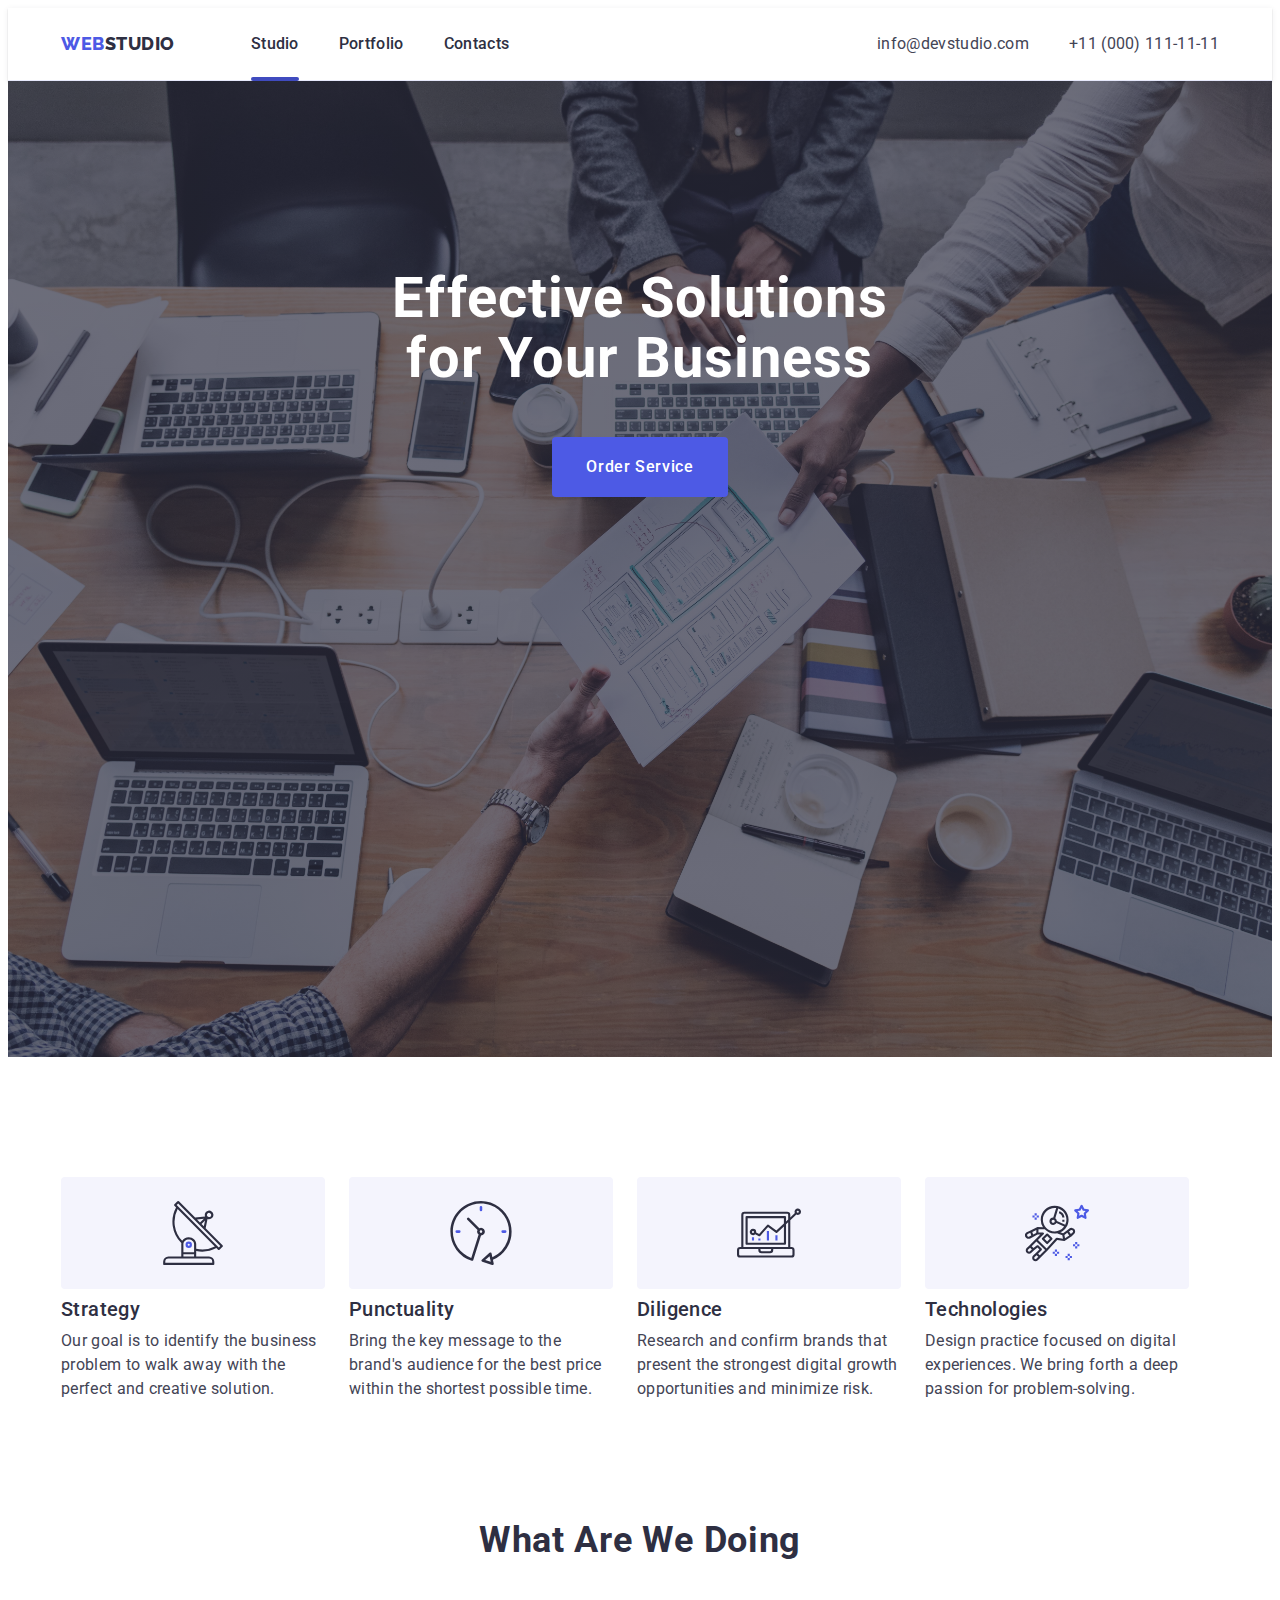
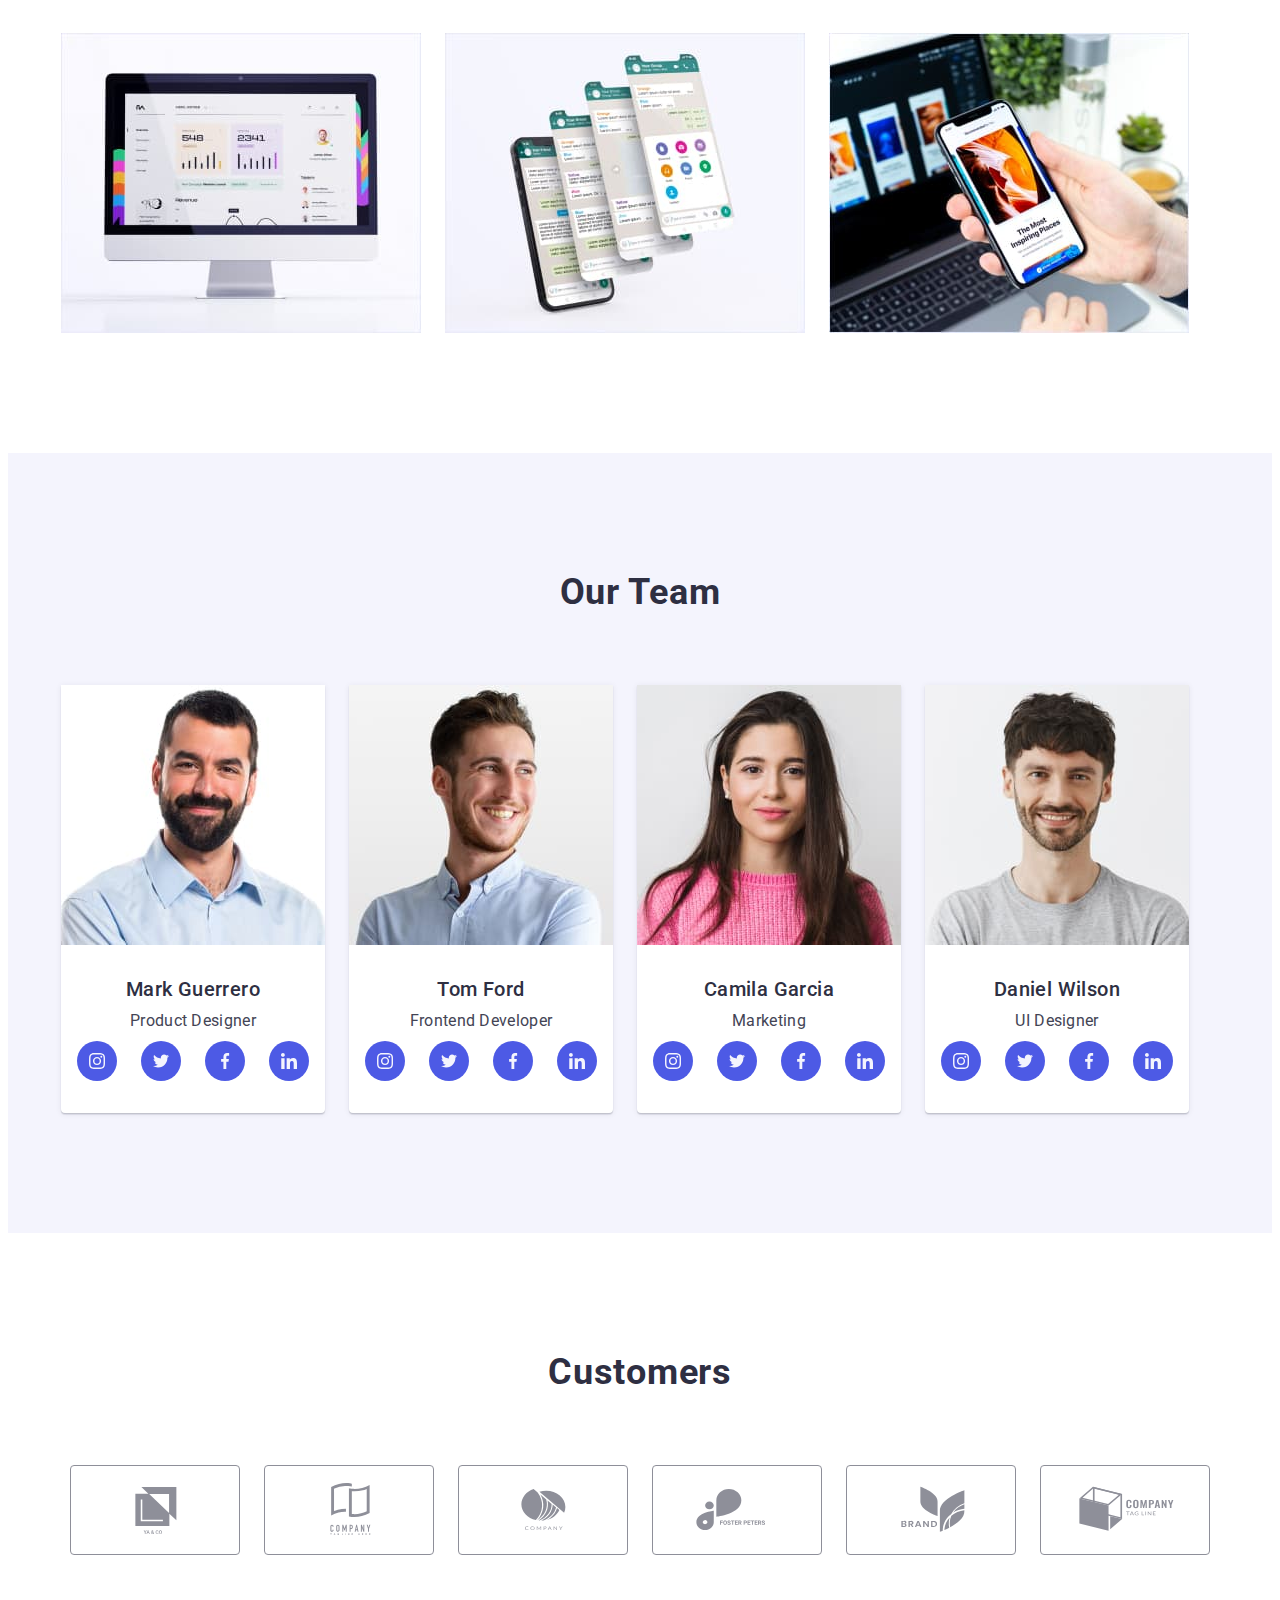
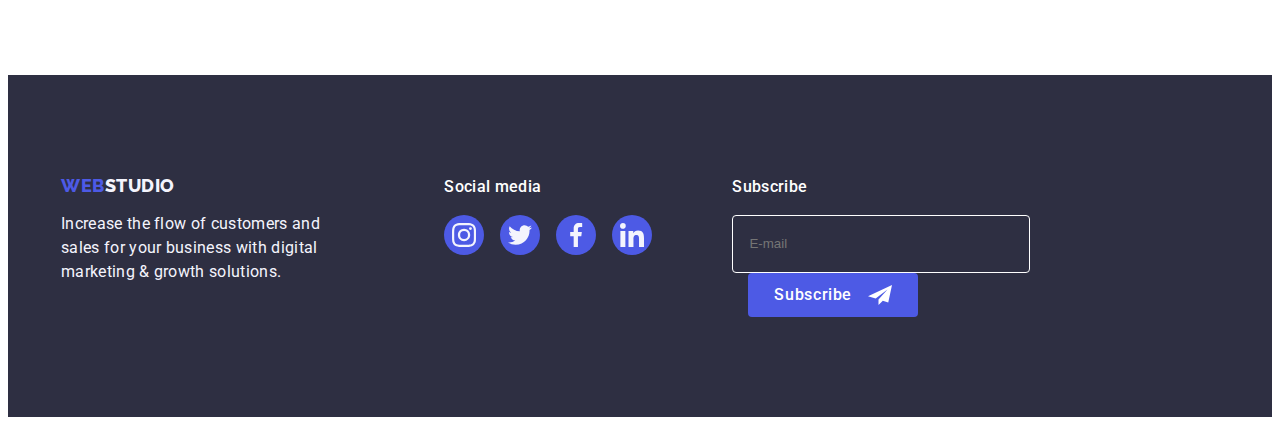
<file: index.html>
<!DOCTYPE html>
<html lang="en">
  <head>
    <meta charset="UTF-8" />
    <meta http-equiv="X-UA-Compatible" content="IE=edge" />
    <meta name="viewport" content="width=device-width, initial-scale=1.0" />
    <title>Studio</title>
    <link
      rel="stylesheet"
      href="https://cdnjs.cloudflare.com/ajax/libs/modern-normalize/1.1.0/modern-normalize.min.css"
      integrity="sha512-wpPYUAdjBVSE4KJnH1VR1HeZfpl1ub8YT/NKx4PuQ5NmX2tKuGu6U/JRp5y+Y8XG2tV+wKQpNHVUX03MfMFn9Q=="
      crossorigin="anonymous"
      referrerpolicy="no-referrer"
    />
    <link rel="preconnect" href="https://fonts.googleapis.com" />
    <link rel="preconnect" href="https://fonts.gstatic.com" crossorigin />
    <link
      href="https://fonts.googleapis.com/css2?family=Raleway:wght@800&family=Roboto:wght@400;500;700;900&display=swap"
      rel="stylesheet"
    />
    <link rel="stylesheet" href="./css/styles.css" />
  </head>

  <body>
    <!--------- Header --------->
    <header class="header-box">
      <div class="container header-container">
        <nav class="header-nav link">
          <a href="./index.html" class="header-logo link"
            >Web<span class="dark-logo logo">Studio</span></a
          >
          <ul class="header-list list">
            <li class="header-item">
              <a href="./index.html" class="header-link link active">Studio</a>
            </li>
            <li class="header-item">
              <a href="./portfolio.html" class="header-link link">Portfolio</a>
            </li>
            <li class="header-item">
              <a href="" class="header-link link">Contacts</a>
            </li>
          </ul>
        </nav>
        <address>
          <ul class="contacts-list list">
            <li class="contacts-item">
              <a href="mailto:info@devstudio.com" class="contacts-link link"
                >info@devstudio.com</a
              >
            </li>
            <li class="contacts-item">
              <a href="tel:+110001111111" class="contacts-link link"
                >+11 (000) 111-11-11</a
              >
            </li>
          </ul>
        </address>
      </div>
    </header>

    <main>
      <!--------- Section 1 Hero --------->
      <section class="hero-section">
        <div class="container">
          <h1 class="hero-title title">
            Effective Solutions for Your Business
          </h1>
          <button type="button" class="hero-button button" data-modal-open>
            Order Service
          </button>
        </div>
      </section>

      <!-- Section 2 - Features -->
      <section class="features-section">
        <div class="container">
          <h2 class="visually-hidden title">Our advantages</h2>
          <ul class="features-list list">
            <li class="features-item">
              <div class="features-list block">
                <svg height="64" width="64">
                  <use href="./images/icons.svg#icon-antenna"></use>
                </svg>
              </div>
              <h3 class="features-subtitle subtitle">Strategy</h3>
              <p class="text">
                Our goal is to identify the business problem to walk away with
                the perfect and creative solution.
              </p>
            </li>

            <li class="features-item">
              <div class="features-list block">
                <svg height="64" width="64">
                  <use href="./images/icons.svg#icon-clock"></use>
                </svg>
              </div>
              <h3 class="features-subtitle subtitle">Punctuality</h3>
              <p class="text">
                Bring the key message to the brand's audience for the best price
                within the shortest possible time.
              </p>
            </li>

            <li class="features-item">
              <div class="features-list block">
                <svg height="64" width="64">
                  <use href="./images/icons.svg#icon-diagram"></use>
                </svg>
              </div>
              <h3 class="features-subtitle subtitle">Diligence</h3>
              <p class="text">
                Research and confirm brands that present the strongest digital
                growth opportunities and minimize risk.
              </p>
            </li>

            <li class="features-item">
              <div class="features-list block">
                <svg height="64" width="64">
                  <use href="./images/icons.svg#icon-astronaut"></use>
                </svg>
              </div>
              <h3 class="features-subtitle subtitle">Technologies</h3>
              <p class="text">
                Design practice focused on digital experiences. We bring forth a
                deep passion for problem-solving.
              </p>
            </li>
          </ul>
        </div>
      </section>

      <!------- Section 3 Services------->
      <section class="services-section">
        <div class="container">
          <h2 class="services-title title">What are we doing</h2>
          <ul class="services-list list">
            <li class="services-item">
              <img
                src="./images/img1.jpg"
                alt="Monitor screen with an open web page"
                width="360"
                height="300"
              />
            </li>

            <li class="services-item">
              <img
                src="./images/img2.jpg"
                alt="Mobile phone with sending screens"
                width="360"
                height="300"
              />
            </li>

            <li class="services-item">
              <img
                src="./images/img3.jpg"
                alt="A phone in the right hand with a mobile version of a web page open on a laptop in the background"
                width="360"
                height="300"
              />
            </li>
          </ul>
        </div>
      </section>

      <!------- Section 4 Our Team ------->
      <section class="team-section">
        <div class="container">
          <h2 class="team-title title">Our team</h2>
          <ul class="team-list list">
            <li class="team-item">
              <img
                src="./images/person1.jpg"
                alt="A brunette in a blue shirt, with a beard and a smile on his face"
                width="264"
              />
              <div class="desc">
                <h3 class="team-subtitle subtitle">Mark Guerrero</h3>
                <p class="team-text text">Product Designer</p>
                <ul class="socials-list list">
                  <li>
                    <a href="#" class="links">
                      <svg width="16" height="16">
                        <use href="./images/icons.svg#icon-instagram"></use>
                      </svg>
                    </a>
                  </li>

                  <li>
                    <a href="#" class="links">
                      <svg width="16" height="16">
                        <use href="./images/icons.svg#icon-twitter"></use>
                      </svg>
                    </a>
                  </li>

                  <li>
                    <a href="#" class="links">
                      <svg width="16" height="16">
                        <use href="./images/icons.svg#icon-facebook"></use>
                      </svg>
                    </a>
                  </li>

                  <li>
                    <a href="#" class="links">
                      <svg width="16" height="16">
                        <use href="./images/icons.svg#icon-linkedin"></use>
                      </svg>
                    </a>
                  </li>
                </ul>
              </div>
            </li>

            <li class="team-item">
              <img
                src="./images/person2.jpg"
                alt="A smiling man in a light shirt looks to the side"
                width="264"
              />
              <div class="desc">
                <h3 class="team-subtitle subtitle">Tom Ford</h3>
                <p class="team-text text">Frontend Developer</p>
                <ul class="socials-list list">
                  <li>
                    <a href="#" class="links">
                      <svg width="16" height="16">
                        <use href="./images/icons.svg#icon-instagram"></use>
                      </svg>
                    </a>
                  </li>

                  <li>
                    <a href="#" class="links">
                      <svg width="16" height="16">
                        <use href="./images/icons.svg#icon-twitter"></use>
                      </svg>
                    </a>
                  </li>

                  <li>
                    <a href="#" class="links">
                      <svg width="16" height="16">
                        <use href="./images/icons.svg#icon-facebook"></use>
                      </svg>
                    </a>
                  </li>

                  <li>
                    <a href="#" class="links">
                      <svg width="16" height="16">
                        <use href="./images/icons.svg#icon-linkedin"></use>
                      </svg>
                    </a>
                  </li>
                </ul>
              </div>
            </li>

            <li class="team-item">
              <img
                src="./images/person3.jpg"
                alt="A smiling girl with long dark hair and a pink blouse"
                width="264"
              />
              <div class="desc">
                <h3 class="team-subtitle subtitle">Camila Garcia</h3>
                <p class="team-text text">Marketing</p>
                <ul class="socials-list list">
                  <li>
                    <a href="#" class="links">
                      <svg width="16" height="16">
                        <use href="./images/icons.svg#icon-instagram"></use>
                      </svg>
                    </a>
                  </li>

                  <li>
                    <a href="#" class="links">
                      <svg width="16" height="16">
                        <use href="./images/icons.svg#icon-twitter"></use>
                      </svg>
                    </a>
                  </li>

                  <li>
                    <a href="#" class="links">
                      <svg width="16" height="16">
                        <use href="./images/icons.svg#icon-facebook"></use>
                      </svg>
                    </a>
                  </li>

                  <li>
                    <a href="#" class="links">
                      <svg width="16" height="16">
                        <use href="./images/icons.svg#icon-linkedin"></use>
                      </svg>
                    </a>
                  </li>
                </ul>
              </div>
            </li>

            <li class="team-item">
              <img
                src="./images/person4.jpg"
                alt="A smiling brown-haired man in a light T-shirt, with a slightly unshaven face"
                width="264"
              />
              <div class="desc">
                <h3 class="team-subtitle subtitle">Daniel Wilson</h3>
                <p class="team-text text">UI Designer</p>
                <ul class="socials-list list">
                  <li>
                    <a href="#" class="links">
                      <svg width="16" height="16">
                        <use href="./images/icons.svg#icon-instagram"></use>
                      </svg>
                    </a>
                  </li>

                  <li>
                    <a href="#" class="links">
                      <svg width="16" height="16">
                        <use href="./images/icons.svg#icon-twitter"></use>
                      </svg>
                    </a>
                  </li>

                  <li>
                    <a href="#" class="links">
                      <svg width="16" height="16">
                        <use href="./images/icons.svg#icon-facebook"></use>
                      </svg>
                    </a>
                  </li>

                  <li>
                    <a href="#" class="links">
                      <svg width="16" height="16">
                        <use href="./images/icons.svg#icon-linkedin"></use>
                      </svg>
                    </a>
                  </li>
                </ul>
              </div>
            </li>
          </ul>
        </div>
      </section>

      <!------- Customers ------->

      <section class="clients-section">
        <div class="container">
          <h2 class="clients-title title">Customers</h2>
          <ul class="clients-list list">
            <li class="item">
              <a class="clients-link link" href="#">
                <div>
                  <svg width="104" height="56">
                    <use href="./images/icons.svg#icon-client-1"></use>
                  </svg>
                </div>
              </a>
            </li>
            <li class="item">
              <a class="clients-link" href="#">
                <div>
                  <svg width="104" height="56">
                    <use href="./images/icons.svg#icon-client-2"></use>
                  </svg>
                </div>
              </a>
            </li>
            <li class="item">
              <a class="clients-link" href="#">
                <div>
                  <svg width="104" height="56">
                    <use href="./images/icons.svg#icon-client-3"></use>
                  </svg>
                </div>
              </a>
            </li>
            <li class="item">
              <a class="clients-link" href="#">
                <div>
                  <svg width="104" height="56">
                    <use href="./images/icons.svg#icon-client-4"></use>
                  </svg>
                </div>
              </a>
            </li>
            <li class="item">
              <a class="clients-link" href="#">
                <div>
                  <svg width="104" height="56">
                    <use href="./images/icons.svg#icon-client-5"></use>
                  </svg>
                </div>
              </a>
            </li>
            <li class="item">
              <a class="clients-link" href="#">
                <div>
                  <svg width="104" height="56">
                    <use href="./images/icons.svg#icon-client-6"></use>
                  </svg>
                </div>
              </a>
            </li>
          </ul>
        </div>
      </section>
    </main>

    <!------- Footer ------->
    <footer class="page-footer">
      <div class="footer-container container">
        <div class="footer-item">
          <a href="./index.html" class="footer-logo link"
            >Web<span class="logo-light">Studio</span></a
          >
          <p class="footer-text text">
            Increase the flow of customers and sales for your business with
            digital marketing & growth solutions.
          </p>
        </div>

        <div class="footer-socials">
          <h3 class="footer-title subtitle">Social media</h3>
          <ul class="footer-soclist list">
            <li>
              <a href="#" class="links">
                <svg width="24" height="24">
                  <use href="./images/icons.svg#icon-instagram"></use>
                </svg>
              </a>
            </li>

            <li>
              <a href="#" class="links">
                <svg width="24" height="24">
                  <use href="./images/icons.svg#icon-twitter"></use>
                </svg>
              </a>
            </li>

            <li>
              <a href="#" class="links">
                <svg width="24" height="24">
                  <use href="./images/icons.svg#icon-facebook"></use>
                </svg>
              </a>
            </li>

            <li>
              <a href="#" class="links">
                <svg width="24" height="24">
                  <use href="./images/icons.svg#icon-linkedin"></use>
                </svg>
              </a>
            </li>
          </ul>
        </div>

        <div class="subscribe">
          <h3 class="footer-title subtitle">Subscribe</h3>
          <form class="email-sub-form">
            <label for="email-sub" class="label">Email subscribe</label>
            <input
              type="email"
              name="email-sub"
              id="email-sub"
              class="input"
              placeholder="E-mail"
            />
            <button type="submit" class="sub-button button">
              Subscribe
              <svg class="icon" width="24" height="24">
                <use href="./images/icons.svg#icon-send"></use>
              </svg>
            </button>
          </form>
        </div>
      </div>
    </footer>

    <!--------- Modal --------->

    <div class="backdrop is-hidden" data-modal>
      <div class="modal">
        <button type="button" class="close-icon-box" data-modal-close>
          <svg width="8" height="8">
            <use href="./images/icons.svg#icon-close-black"></use>
          </svg>
        </button>
          
        <form class="form">
          <div class="order">
            <p class="order-text text">Leave your contacts and we will call you back
            </p>
          </div>
      
          <div role="group" class="form-item">
            <label for="name" class="form-label">Name</label>
            <input class="form-input" type="text" name="name" id="name" />
            <svg width="18" height="24" class="icon">
              <use href="./images/icons.svg#icon-person"></use>
            </svg>
          </div>

          <div role="group" class="form-item">
            <label for="phone" class="form-label">Phone</label>
            <input class="form-input" type="tel" name="tel" id="phone" />
            <svg width="18" height="24" class="icon">
              <use href="./images/icons.svg#icon-phone"></use>
            </svg>
          </div>

          <div role="group" class="form-item">
            <label for="email" class="form-label">Email</label>
            <input class="form-input" type="email" name="email" id="email" />
            <svg width="18" height="24" class="icon">
              <use href="./images/icons.svg#icon-email"></use>
            </svg>
          </div>

          <div role="group" class="form-item">
            <label for="comments" class="form-label">Comment</label>
            <textarea class="comments-input" name="comments" id="comments"
          placeholder="Text input"></textarea>
          </div>

          <div role="group" class="form-checkbox">
            <label class="terms-title">I accept the terms and conditions of the
            <input class="terms-checkbox" type="checkbox" name="terms" />
            <svg width="16" height="16" class="icon-checkbox">
             <use href="./images/icons.svg#icon-check"></use>
            </svg>
            </label>
            <a href="#" class="terms-link">Privacy Policy</a>
          </div>

          <button type="submit" class="modal-button button">Send</button>
        </form>
      </div>
    </div> 
    
    <script src="./js/modal.js"></script>
  </body>
</html>
</file>
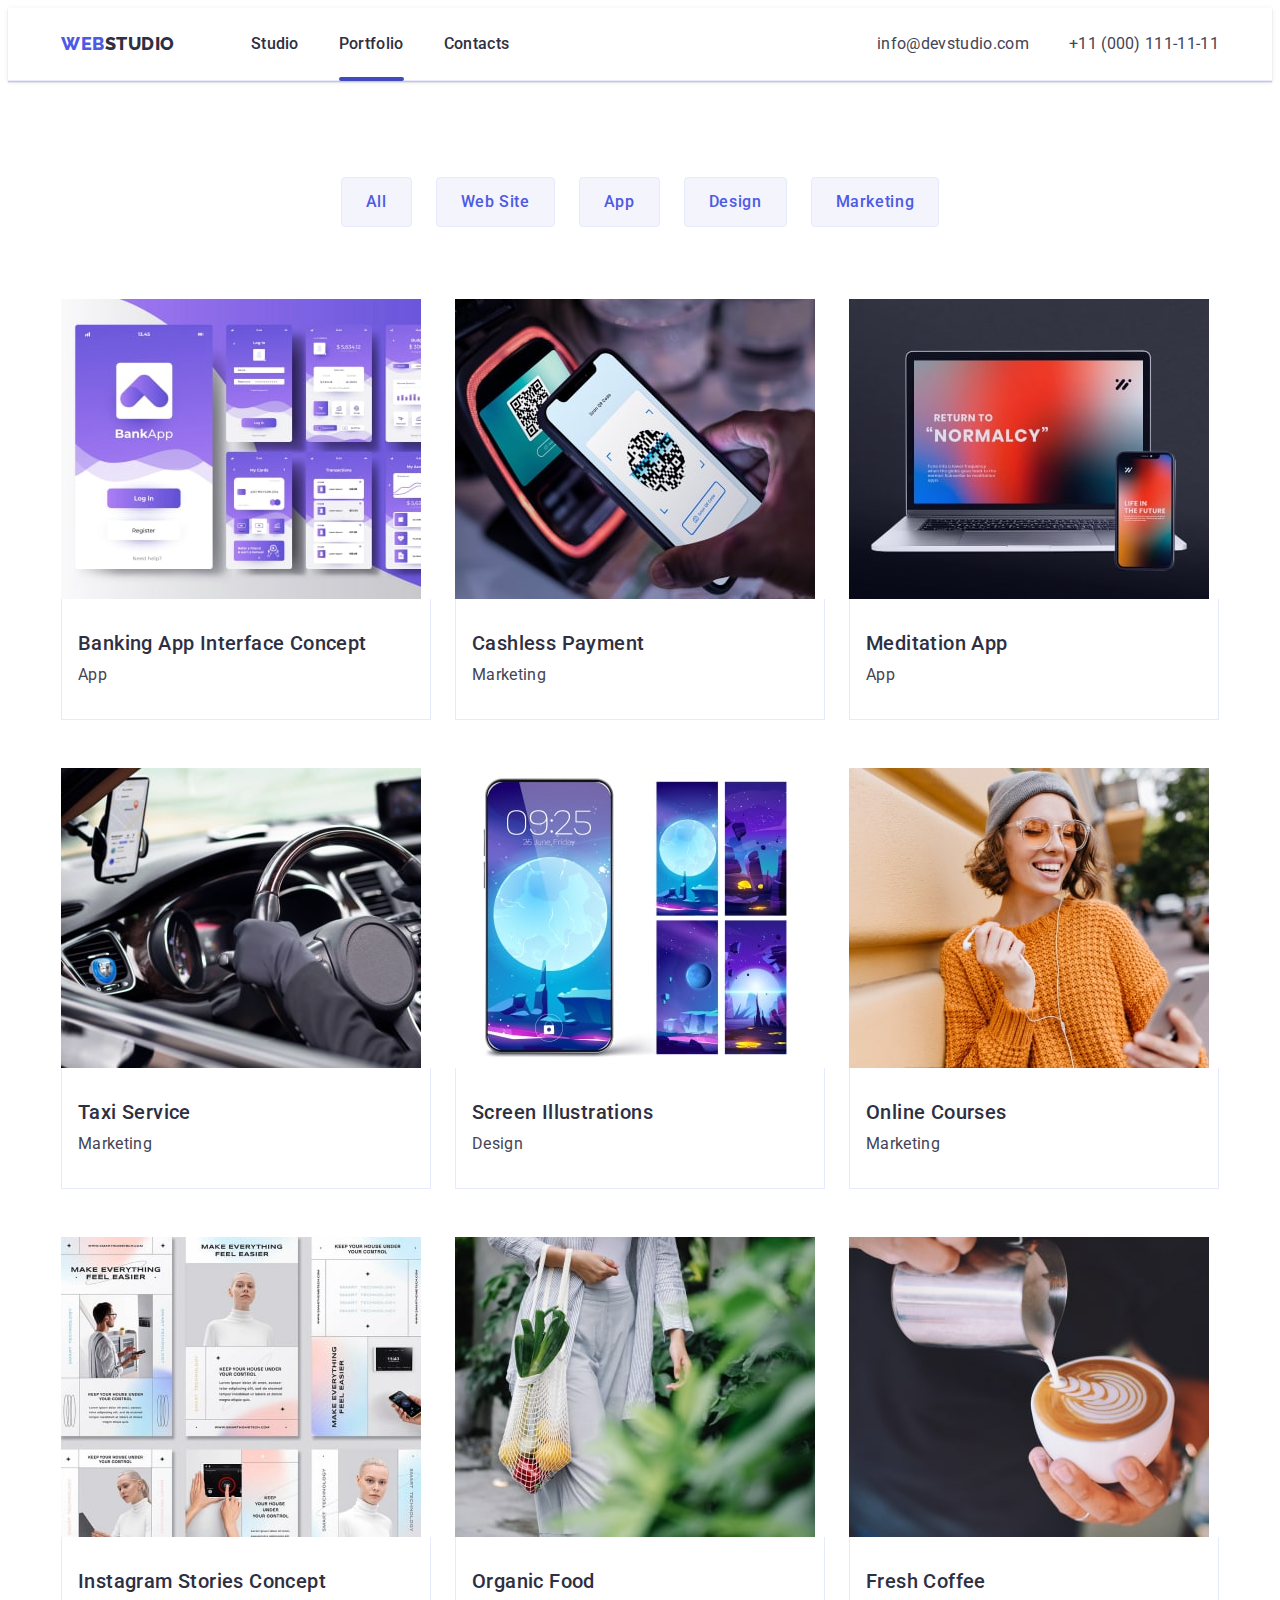
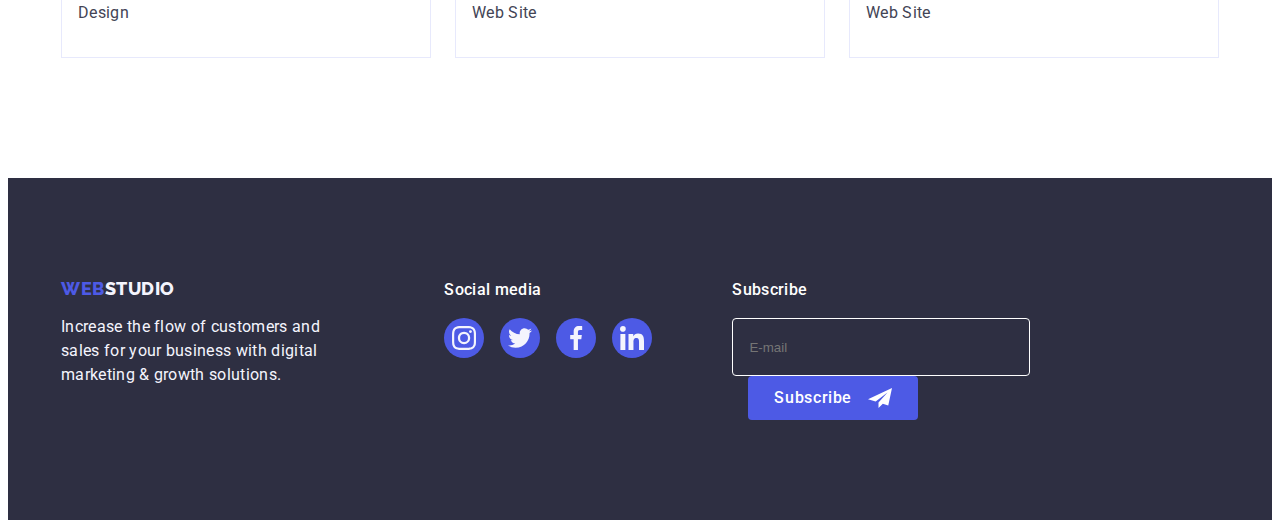
<file: portfolio.html>
<!DOCTYPE html>
<html lang="en">
  <head>
    <meta charset="UTF-8" />
    <meta http-equiv="X-UA-Compatible" content="IE=edge" />
    <meta name="viewport" content="width=device-width, initial-scale=1.0" />
    <title>Portfolio</title>
    <link
      rel="stylesheet"
      href="https://cdnjs.cloudflare.com/ajax/libs/modern-normalize/1.1.0/modern-normalize.min.css"
      integrity="sha512-wpPYUAdjBVSE4KJnH1VR1HeZfpl1ub8YT/NKx4PuQ5NmX2tKuGu6U/JRp5y+Y8XG2tV+wKQpNHVUX03MfMFn9Q=="
      crossorigin="anonymous"
      referrerpolicy="no-referrer"
    />
    <link rel="preconnect" href="https://fonts.googleapis.com" />
    <link rel="preconnect" href="https://fonts.gstatic.com" crossorigin />
    <link
      href="https://fonts.googleapis.com/css2?family=Raleway:wght@800&family=Roboto:wght@400;500;700;900&display=swap"
      rel="stylesheet"
    />
    <link rel="stylesheet" href="./css/styles.css" />
  </head>

  <body>
    <!------- Header ------->
    <header class="header-box">
      <div class="container header-container">
        <nav class="header-nav link">
          <a href="./index.html" class="header-logo link"
            >Web<span class="dark-logo">Studio</span></a
          >
          <ul class="header-list list">
            <li class="header-item">
              <a href="./index.html" class="header-link link">Studio</a>
            </li>
            <li class="header-item">
              <a href="./portfolio.html" class="header-link link active"
                >Portfolio</a
              >
            </li>
            <li class="header-item">
              <a href="" class="header-link link">Contacts</a>
            </li>
          </ul>
        </nav>

        <address>
          <ul class="contacts-list list">
            <li class="contacts-item">
              <a href="mailto:info@devstudio.com" class="contacts-link link"
                >info@devstudio.com</a
              >
            </li>
            <li class="contacts-item">
              <a href="tel:+110001111111" class="contacts-link link"
                >+11 (000) 111-11-11</a
              >
            </li>
          </ul>
        </address>
      </div>
    </header>

    <!--------Example --------->

    <main>
      <section class="example-section">
        <div class="example-container container">
          <h1 class="visually-hidden title">Our examples</h1>
          <ul class="filter-list list">
            <li class="filter-item">
              <button type="button" class="filter-button button">All</button>
            </li>
            <li class="filter-item">
              <button type="button" class="filter-button button">
                Web Site
              </button>
            </li>
            <li class="filter-item">
              <button type="button" class="filter-button button">App</button>
            </li>
            <li class="filter-item">
              <button type="button" class="filter-button button">Design</button>
            </li>
            <li class="filter-item">
              <button type="button" class="filter-button button">
                Marketing
              </button>
            </li>
          </ul>

          <ul class="example-list list">
            <li class="example-item">
              <a class="example-link link">
                <div class="block">
                  <img
                    src="./images/img1p.jpg"
                    alt="The concept of the interface of the banking program on the forms"
                    width="360"
                  />
                  <div class="overlay">
                    <p class="overlay-disc text">
                      14 Stylish and User-Friendly App Design Concepts · Task
                      Manager App · Calorie Tracker App · Exotic Fruit Ecommerce
                      App · Cloud Storage App
                    </p>
                  </div>
                </div>
                <div class="example-desc">
                  <h2 class="example-subtitle subtitle">
                    Banking App Interface Concept
                  </h2>
                  <p class="text">App</p>
                </div>
              </a>
            </li>

            <li class="example-item">
              <a class="example-link link">
                <div class="block">
                  <img
                    src="./images/img2p.jpg"
                    alt="The phone scans a QR code for payment"
                    width="360"
                  />
                  <div class="overlay">
                    <p class="overlay-disc text">
                      14 Stylish and User-Friendly App Design Concepts · Task
                      Manager App · Calorie Tracker App · Exotic Fruit Ecommerce
                      App · Cloud Storage App
                    </p>
                  </div>
                </div>

                <div class="example-desc">
                  <h2 class="example-subtitle subtitle">Cashless Payment</h2>
                  <p class="text">Marketing</p>
                </div>
              </a>
            </li>

            <li class="example-item">
              <a class="example-link link">
                <div class="block">
                  <img
                    src="./images/img3p.jpg"
                    alt="An application for meditation on two media at once, a laptop and a phone"
                    width="360"
                  />
                  <div class="overlay">
                    <p class="overlay-disc text">
                      14 Stylish and User-Friendly App Design Concepts · Task
                      Manager App · Calorie Tracker App · Exotic Fruit Ecommerce
                      App · Cloud Storage App
                    </p>
                  </div>
                </div>

                <div class="example-desc">
                  <h2 class="example-subtitle subtitle">Meditation App</h2>
                  <p class="text">App</p>
                </div>
              </a>
            </li>

            <li class="example-item">
              <a class="example-link link">
                <div class="block">
                  <img
                    src="./images/img4p.jpg"
                    alt="A mobile phone with a street search application on the background of a car dashboard"
                    width="360"
                  />
                  <div class="overlay">
                    <p class="overlay-disc text">
                      14 Stylish and User-Friendly App Design Concepts · Task
                      Manager App · Calorie Tracker App · Exotic Fruit Ecommerce
                      App · Cloud Storage App
                    </p>
                  </div>
                </div>

                <div class="example-desc">
                  <h2 class="example-subtitle subtitle">Taxi Service</h2>
                  <p class="text">Marketing</p>
                </div>
              </a>
            </li>

            <li class="example-item">
              <a class="example-link link">
                <div class="block">
                  <img
                    src="./images/img5p.jpg"
                    alt="Different mobile phone screens"
                    width="360"
                  />
                  <div class="overlay">
                    <p class="overlay-disc text">
                      14 Stylish and User-Friendly App Design Concepts · Task
                      Manager App · Calorie Tracker App · Exotic Fruit Ecommerce
                      App · Cloud Storage App
                    </p>
                  </div>
                </div>

                <div class="example-desc">
                  <h2 class="example-subtitle subtitle">
                    Screen Illustrations
                  </h2>
                  <p class="text">Design</p>
                </div>
              </a>
            </li>

            <li class="example-item">
              <a class="example-link link">
                <div class="block">
                  <img
                    src="./images/img6p.jpg"
                    alt="A girl in sunglasses, headphones and an anchor jumper"
                    width="360"
                  />
                  <div class="overlay">
                    <p class="overlay-disc text">
                      14 Stylish and User-Friendly App Design Concepts · Task
                      Manager App · Calorie Tracker App · Exotic Fruit Ecommerce
                      App · Cloud Storage App
                    </p>
                  </div>
                </div>

                <div class="example-desc">
                  <h2 class="example-subtitle subtitle">Online Courses</h2>
                  <p class="text">Marketing</p>
                </div>
              </a>
            </li>

            <li class="example-item">
              <a class="example-link link">
                <div class="block">
                  <img
                    src="./images/img7p.jpg"
                    alt="Several pages with the concept of Instagram Stories"
                    width="360"
                  />
                  <div class="overlay">
                    <p class="overlay-disc text">
                      14 Stylish and User-Friendly App Design Concepts · Task
                      Manager App · Calorie Tracker App · Exotic Fruit Ecommerce
                      App · Cloud Storage App
                    </p>
                  </div>
                </div>

                <div class="example-desc">
                  <h2 class="example-subtitle subtitle">
                    Instagram Stories Concept
                  </h2>
                  <p class="text">Design</p>
                </div>
              </a>
            </li>

            <li class="example-item">
              <a class="example-link link">
                <div class="block">
                  <img
                    src="./images/img8p.jpg"
                    alt="A bag with organic products on a girl's hand"
                    width="360"
                  />
                  <div class="overlay">
                    <p class="overlay-disc text">
                      14 Stylish and User-Friendly App Design Concepts · Task
                      Manager App · Calorie Tracker App · Exotic Fruit Ecommerce
                      App · Cloud Storage App
                    </p>
                  </div>
                </div>

                <div class="example-desc">
                  <h2 class="example-subtitle subtitle">Organic Food</h2>
                  <p class="text">Web Site</p>
                </div>
              </a>
            </li>

            <li class="example-item">
              <a class="example-link link">
                <div class="block">
                  <img
                    src="./images/img9p.jpg"
                    alt="A cup of fresh coffee with latte art"
                    width="360"
                  />
                  <div class="overlay">
                    <p class="overlay-disc text">
                      14 Stylish and User-Friendly App Design Concepts · Task
                      Manager App · Calorie Tracker App · Exotic Fruit Ecommerce
                      App · Cloud Storage App
                    </p>
                  </div>
                </div>

                <div class="example-desc">
                  <h2 class="example-subtitle subtitle">Fresh Coffee</h2>
                  <p class="text">Web Site</p>
                </div>
              </a>
            </li>
          </ul>
        </div>
      </section>
    </main>

    <!--------- Footer --------->
    <footer class="page-footer">
      <div class="footer-container container">
        <div class="footer-item">
          <a href="./index.html" class="footer-logo link"
            >Web<span class="logo-light">Studio</span></a
          >
          <p class="footer-text text">
            Increase the flow of customers and sales for your business with
            digital marketing & growth solutions.
          </p>
        </div>

        <div class="footer-socials">
          <h3 class="footer-title subtitle">Social media</h3>
          <ul class="footer-soclist list">
            <li>
              <a href="#" class="links">
                <svg width="24" height="24">
                  <use href="./images/icons.svg#icon-instagram"></use>
                </svg>
              </a>
            </li>

            <li>
              <a href="#" class="links">
                <svg width="24" height="24">
                  <use href="./images/icons.svg#icon-twitter"></use>
                </svg>
              </a>
            </li>

            <li>
              <a href="#" class="links">
                <svg width="24" height="24">
                  <use href="./images/icons.svg#icon-facebook"></use>
                </svg>
              </a>
            </li>

            <li>
              <a href="#" class="links">
                <svg width="24" height="24">
                  <use href="./images/icons.svg#icon-linkedin"></use>
                </svg>
              </a>
            </li>
          </ul>
        </div>

        <div class="subscribe">
          <h3 class="footer-title subtitle">Subscribe</h3>
          <form class="email-sub-form">
            <label for="email-sub" class="label">Email subscribe</label>
            <input
              type="email"
              name="email-sub"
              id="email-sub"
              class="input"
              placeholder="E-mail"
            />
            <button type="submit" class="sub-button button">
              Subscribe
              <svg class="icon" width="24" height="24">
                <use href="./images/icons.svg#icon-send"></use>
              </svg>
            </button>
          </form>
        </div>
      </div>
    </footer>
  </body>
</html>
</file>
<file: css/styles.css>
/**------- Common rules -------**/

/* *,
*::before,
*::after {
    box-sizing: border-box;
} */

:root {
    --primary-brand-color-iris: #4d5ae5;
    --hovered-color-ocean: #404bbf;
    --title-color-navy-blue: #2e2f42;
    --brand-text-color-slate: #434455;
    --background-color-white: #ffffff;
    --card-background-color-cloud: #f4f4fd;
    --success-color-green: #31d0aa;
    --subtle-color-light-slate: #8e8f99;
    --border-color-cornflower: #e7e9fc;
    --overlay-color-navy-blue-modal: #2e2f42;
    --hero-background-color-grey: #2e2f42;
    --modal-background-color-dairy: #fcfcfc;
}

/*! -------reset------- */

.link {
    text-decoration: none;
}

.list {
    list-style: none;
}

h1,
h2,
h3,
h4,
h5,
h6,
p {
    margin-top: 0;
    margin-bottom: 0;
}

ul {
    margin-top: 0;
    margin-bottom: 0;
    padding-left: 0;
}

address {
    font-style: normal;
}

img {
    display: block;
    max-width: 100%; 
    height: auto;
}

/*? Content */

body {
    font-family: 'Roboto', sans-serif;
    font-style: normal;
    background-color: var(--background-color-white);
    color: var(--brand-text-color-slate);
}

.container {
    width: 1158px;
    padding: 0 15px;
    margin-left: auto;
    margin-right: auto;
    /* outline: 2px solid green;  */
}

.header-logo,
.footer-logo {
    font-family: 'Raleway', sans-serif;
    list-style: none;
    font-weight: 800;
    font-size: 18px;
    line-height: 1.17;
    letter-spacing: 0.03em;
    text-transform: uppercase;
    text-decoration: none;
    color: var(--title-color-navy-blue);
}

.title {
    font-size: 36px;
    line-height: 1.11;
    letter-spacing: 0.02em;
    text-align: center;
    color: var(--title-color-navy-blue);
}

.subtitle {
    font-weight: 500;
    font-size: 20px;
    line-height: 1.2;
    letter-spacing: 0.02em;
    color: var(--title-color-navy-blue);
}

.text {
    font-size: 16px;
    line-height: 1.5;
    letter-spacing: 0.02em;
    color: var(--brand-text-color-slate);
}

.button {
    font-family: inherit;
    font-style: normal;
    font-weight: 500;
    font-size: 16px;
    line-height: 1.5;
    align-items: center;
    letter-spacing: 0.04em;
    text-decoration: none;
    text-transform: none;
    cursor: pointer;
}

.visually-hidden {
    position: absolute;
    width: 1px;
    height: 1px;
    margin: -1px;
    border: 0;
    padding: 0;
    white-space: nowrap;
    clip-path: inset(100%);
    clip: rect(0 0 0 0);
    overflow: hidden;
}

/** --------- Header --------- */

.header-container {
    display: flex;
}

.header-nav{
    margin-right: auto;
    padding-top: 24px;
    padding-bottom: 24px;
    display: flex;
    align-items: center;
}

.header-logo {
    margin-right: 76px;
    color: var(--primary-brand-color-iris);
}

.dark-logo {
    color: var(--title-color-navy-blue);
}

.header-list {
    display: flex;
    gap: 40px;

    transition-property: color;
    transition-duration: 250ms;
    transition-timing-function: cubic-bezier(0.4, 0, 0.2, 1);
}  

.header-item {
    position: relative;
}

.link.active::after { 
    display: block;
    position: absolute;
    content: "";
    width: 100%;
    height: 4px;
    top: 45px;
    border-radius: 2px;
    background-color:var(--hovered-color-ocean);
} 

.header-list .link:hover,
.header-list .link:focus {
    color: var(--hovered-color-ocean);
}

.header-item {
    display: inline-block;
}

.header-link {
    font-weight: 500;
    font-size: 16px;
    line-height: 1.5;
    letter-spacing: 0.02em;
    cursor: pointer;
    color: var(--title-color-navy-blue);
}

.contacts-list {
    padding-top: 24px;
    padding-bottom: 24px;
    gap: 40px;
    align-items: center;    
    display: flex;

    transition-property: color;
    transition-duration: 250ms;
    transition-timing-function: cubic-bezier(0.4, 0, 0.2, 1);
}

.contacts-item {
    display: inline-block;
} 

.contacts-link {
    font-style: normal;
    font-size: 16px;
    line-height: 1.5;
    letter-spacing: 0.02em;
    cursor: pointer;
    color: var(--brand-text-color-slate);

    transition-property: color;
    transition-duration: 250ms;
    transition-timing-function: cubic-bezier(0.4, 0, 0.2, 1);
}

.contacts-link:hover,
.contacts-link:focus {
    color: var(--hovered-color-ocean);
}

.header-box {
    border-bottom: 1px solid var(--border-color-cornflower);
    box-shadow: 0px 2px 1px rgba(46, 47, 66, 0.08), 0px 1px 1px rgba(46, 47, 66, 0.16), 0px 1px 6px rgba(46, 47, 66, 0.08);
}

/** --------- Hero --------- */

.hero-section {
    max-width: 1440px;     
    height: 600px;  
    margin-left: auto;     
    margin-right: auto;
    padding-top: 188px;
    padding-bottom: 188px;
    text-align: center;
    text-decoration: none;
    background-image: linear-gradient(to right, rgba(46, 47, 66, 0.7), rgba(46, 47, 66, 0.7)), url(../images/hero-overlay.jpg);
    background-repeat: no-repeat;     background-position: center;     
    background-size: cover;
}

.hero-title {
    margin-bottom: 48px ;
    margin-left: auto;
    margin-right: auto;
    width: 496px;
    font-size: 56px;
    line-height: 1.07;
    text-align: center;
    color: var(--background-color-white);
}

.hero-button  {
    padding: 16px 32px;
    border-radius: 4px;
    color: var(--background-color-white);
    background-color: var(--primary-brand-color-iris);
    border-color: transparent;

    transition-property: color, background-color, border-color, box-shadow;
    transition-duration: 250ms;
    transition-timing-function: cubic-bezier(0.4, 0, 0.2, 1);
}

/* .button:is(:hover, :focus) {
    color: var(--background-color-white);
    background-color: var(--hovered-color-ocean);
} */

.button:hover,
.button:focus {
    color: var(--background-color-white);
    background-color: var(--hovered-color-ocean);
}


/** --------- Features --------- */

.features-section {
    padding-top: 120px;
    padding-bottom: 120px;
} 

.features-list {
    display: flex;
}

.features-item {
    display: inline-block;
    max-width: 264px;
}

.features-item:not(:last-child) {
    margin-right: 24px;
}

.features-list .block {
    display: flex;
    height: 112px;
    margin-bottom: 8px;
    border-radius: 4px;
    justify-content: center;
    align-items: center;
    background-color: var(--card-background-color-cloud)
}

.features-subtitle {
    margin-bottom: 8px;
}

/** --------- Services --------- */

.services-section {
    padding-bottom: 120px;
}

.services-title {
    margin-bottom: 72px;
    text-transform: capitalize;
}

.services-list {
    display: flex;
}

.services-item:not(:last-child) {
    margin-right: 24px;
}

/** --------- Team --------- */

.team-section {
    padding-top: 120px;
    padding-bottom: 120px;
    background-color: var(--card-background-color-cloud);
}

.team-title {
    margin-bottom: 72px;
    text-transform: capitalize;
}

.team-list {
    display: flex;
}

.team-item {
    background-color: var(--background-color-white);
    box-shadow: 0px 1px 6px rgba(46, 47, 66, 0.08), 0px 1px 1px rgba(46, 47, 66, 0.16), 0px 2px 1px rgba(46, 47, 66, 0.08);
    border-radius: 0px 0px 4px 4px;
} 

.team-item:not(:last-child) {
    margin-right: 24px;
}

.team-member {
    padding-bottom: 32px;
    text-align: center;
}

.desc {
    padding: 32px 16px;
    text-align: center;
}

.team-subtitle {
    margin-bottom: 8px;
}

.team-text {
    margin-bottom: 8px;
}

.desc .socials-list {
    display: flex;
    width: 232px;
    gap: 24px;
    justify-content: center;
  }

.socials-list .links {
    display: inline-flex;
    width: 40px;
    height: 40px;
    border-radius: 50%;
    justify-content: center;
    align-items: center;
    background: var(--primary-brand-color-iris) ;
    fill: var(--card-background-color-cloud);

    transition-property: fill, background-color;
    transition-duration: 250ms;
    transition-timing-function: cubic-bezier(0.4, 0, 0.2, 1);
}
  
  .socials-list .links:hover,
  .socials-list .links:focus {
    fill: var(--card-background-color-cloud);
    background-color: var(--hovered-color-ocean);
  }

/** ------- Customers ------- */

.clients-section {
    padding-top: 120px;
    padding-bottom: 120px;
}

.clients-title {
    margin-bottom: 72px;
}

.clients-list {
    display: flex;
    gap: 24px;
    justify-content: center;
}

.clients-link {
    display: flex;
    width: 168px;
    height: 88px;
    border: 1px solid var(--subtle-color-light-slate);
    border-radius: 4px;
    justify-content: center;
    align-items: center;
    fill: var(--subtle-color-light-slate);

    transition-property: fill, border;
    transition-duration: 250ms;
    transition-timing-function: cubic-bezier(0.4, 0, 0.2, 1);
}

.clients-link:hover,
.clients-link:focus {
    border: 1px solid var(--hovered-color-ocean);
    fill: var(--hovered-color-ocean);
}


/** --------- Footer --------- */

.page-footer {
    padding-top: 100px;
    padding-bottom: 100px;
    background-color: var(--title-color-navy-blue);
}
.footer-container {
    display: flex;
}
.footer-item {
    margin-right: 120px;
}

.footer-logo {
    display: inline-block;
    margin-bottom: 16px;
    color: var(--primary-brand-color-iris);
}

.logo-light {
    color: var(--card-background-color-cloud);
}

.footer-text {
    max-width: 264px;
    color: var(--card-background-color-cloud);
}

.footer-socials {
    display: inline-block;
    margin-right: 80px;
}

.footer-title.subtitle {
    margin-bottom: 16px;
    font-size: 16px;
    line-height: 1.5;
    color: var(--background-color-white)
}

.footer-soclist {
    display: flex;
    gap: 16px;
}

.footer-soclist .links {
    display: flex;

    width: 40px;
    height: 40px;
    border-radius: 50%;
    background: var(--primary-brand-color-iris);
    justify-content: center;
    align-items: center;
    fill: var(--card-background-color-cloud);

    transition-property: fill, background-color;
    transition-duration: 250ms;
    transition-timing-function: cubic-bezier(0.4, 0, 0.2, 1);
}

 .footer-soclist .links:hover,
 .footer-soclist .links:focus {
     fill: var(--card-background-color-cloud);
     background-color: var(--success-color-green);
 }

.email-sub-form .label {
    position: absolute;
    width: 1px;
    height: 1px;
    margin: -1px;
    border: 0;
    padding: 0;
    clip: rect(0 0 0 0);
    overflow: hidden;
}

.email-sub-form .input {
    width: 264px;
    height: 40px;
    padding: 8px 16px; 

    background-color: transparent;
    color: var(--background-color-white);
    border: 1px solid var(--background-color-white) ;
    border-radius: 4px;
}

.email-sub-form .sub-button {
    display: inline-flex;
    padding: 8px 24px;
    justify-content: center;
    align-items: center;
    margin-left: 16px;
    gap: 16px;

    color: var(--background-color-white);
    background: var(--primary-brand-color-iris) ;
    border-radius: 4px;
    border-color: transparent;
    
    cursor: pointer;
}

.sub-button .icon {
    width: 24px;
    height: 24px;
    fill: var(--background-color-white)
} 


/*? ========= Portfolio ========= */

/** --------- Example filter --------- */

.example-section {
    padding-top: 96px;
    padding-bottom: 120px;
}

.filter-list {
    margin-bottom: 72px;
    display: flex;
    justify-content: center;
}

.filter-item:not(:last-child) {
    margin-right: 24px;
}

.filter-button {
    padding: 12px 24px;
    border: 1px solid var(--border-color-cornflower);
    border-radius: 4px;
    color: var(--primary-brand-color-iris);
    background: var(--card-background-color-cloud);

    transition-property: color, background-color, box-shadow;
    transition-duration: 250ms;
    transition-timing-function: cubic-bezier(0.4, 0, 0.2, 1);
}

.filter-button:hover,
.filter-button:focus {
    color: var(--background-color-white);
    background: var(--hovered-color-ocean);
    box-shadow: 0px 3px 1px rgba(0, 0, 0, 0.1), 0px 2px 1px rgba(0, 0, 0, 0.08), 0px 2px 2px rgba(0, 0, 0, 0.12);
}

/** --------- Example --------- */
.example-list {
    display: flex; 
    flex-wrap: wrap;
    gap: 48px 24px;
}

.example-item {
    flex-basis: calc((100% - 48px) / 3);

    transition-property: box-shadow;
    transition-duration: 250ms;
    transition-timing-function: cubic-bezier(0.4, 0, 0.2, 1);
}

.example-item:hover,
.example-item:focus {
    box-shadow: 0px 1px 6px rgba(46, 47, 66, 0.08), 0px 1px 1px rgba(46, 47, 66, 0.16), 0px 2px 1px rgba(46, 47, 66, 0.08);
}

.example-item:nth-last-child(-n + 3) {
    margin-bottom: none;
}

.block {
    position: relative;
    overflow: hidden;
}

.example-item:hover .overlay {
    transform: translatey(0);
}

.overlay {
    position: absolute;
    top: 0;
    left: 0;
    width: 100%;
    height: 100%;
    background: var(--primary-brand-color-iris);

    transform: translateY(100%);
    transition-property: transform, color, background-color, box-shadow;
    transition-duration: 250ms;
    transition-timing-function: cubic-bezier(0.4, 0, 0.2, 1);
}

.overlay-disc.text {
    padding: 40px 32px 164px 32px;
    text-align: justify;
    color: var(--card-background-color-cloud);
}


.example-desc {
    padding: 32px 16px;
    border: 1px solid var(--border-color-cornflower);
    border-top: none;
}

.example-subtitle {
    margin-bottom: 8px;
} 

/**========= Modal =========*/

.backdrop {
    position: fixed;
    top: 0;
    left: 0;
    width: 100%;
    height: 100%;
    background: rgba(46, 47, 66, 0.4);

    z-index: 20;

    transition: opacity 250ms cubic-bezier(0.4, 0, 0.2, 1),
    visibility 250ms cubic-bezier(0.4, 0, 0.2, 1);
}

.backdrop.is-hidden {
    visibility: 0;
    opacity: 0;
    pointer-events: none;
}
  
.modal {
    position: fixed;
    /* position: absolute; */
    width: 408px;
    /* height: 576px; */
    /* top: 88px; */
    top: 50%;
    left: 50%;
    transform: translate(-50%, -50%);
    padding-left: 24px;
    padding-right: 24px;
    overflow-y: auto;
  
    background: var(--background-color-white);
  
    box-shadow: 0px 1px 1px rgba(0, 0, 0, 0.14), 0px 1px 3px rgba(0, 0, 0, 0.12), 0px 2px 1px rgba(0, 0, 0, 0.2);
    border-radius: 4px;

    transition-property: background-color, box-shadow;
    transition-duration: 250ms;
    transition-timing-function: cubic-bezier(0.4, 0, 0.2, 1);
}
    
.close-icon-box {
    position: absolute;
    display: flex;
    width: 24px;
    height: 24px;
    top: 24px;
    right: 24px;
    justify-content: center;
    align-items: center;
    fill: var(--overlay-color-navy-blue-modal);
    background-color: var(--border-color-cornflower);
    border: 1px solid rgba(0, 0, 0, 0.1);
    border-radius: 50%;
    cursor: pointer;

    transition-property: fill, background-color;
    transition-duration: 250ms;
    transition-timing-function: cubic-bezier(0.4, 0, 0.2, 1);
}

.close-icon-box:hover,
.close-icon-box:focus {
    fill: var(--background-color-white); 
    background-color: var(--hovered-color-ocean);
}

/**========= Modal 2 =========*/

.form {
    width: 360px;
    margin-top: 72px;
    margin-bottom: 24px;
}

.order /*.order-text*/ { 
    display: block;
    margin-bottom: 16px;
    width: 360px;
    height: 24px;
    text-align: center;
    color: var(--overlay-color-navy-blue-modal);
}

.form .form-item {
    position: relative;
}

.form .form-label {
    display: block;
    margin-bottom: 4px;
  
    font-weight: 400;
    font-size: 12px;
    line-height: 1.16;
    letter-spacing: 0.01em;
    text-align: start;
  
    color: var(--subtle-color-light-slate);
}

.form .form-input {
    display: flex;
    /* gap: 8px; */
    margin-bottom: 8px;
    width: 360px; 
    height: 40px;
    padding: 8px 16px 8px 38px;
  
    border: 1px solid rgba(46, 47, 66, 0.4);
    border-radius: 4px;
    outline: 0;
  
    transition: border 250ms cubic-bezier(0.4, 0, 0.2, 1);
    /* outline: 2px solid green; */
}

.form .comments-input {
    display: block;
    width: 100%;
    /* width: 360px; */
    height: 120px;
    margin-bottom: 16px;
    padding: 12px 16px;
  
    border: 1px solid rgba(46, 47, 66, 0.4);
    border-radius: 4px;
    outline: 0;
    resize: none;
  
    transition: border 250ms cubic-bezier(0.4, 0, 0.2, 1);
}

.form .comments-input::placeholder {
    font-weight: 400;
    font-size: 12px;
    line-height: 1,17;
    letter-spacing: 0.04em;
  
    color: var(--overlay-color-navy-blue-modal);
}

.form .modal-button {
    display: flex;
    width: 169px;
    height: 56px;
    padding: 16px 32px;
    margin-right: auto;
    margin-left: auto;
    cursor: pointer;
    justify-content: center;

  
    background: var(--primary-brand-color-iris);
    color: var(--background-color-white);
  
    border: 0;
    box-shadow: 0px 4px 4px rgba(0, 0, 0, 0.15);
    border-radius: 4px;
}

.form .icon {
    position: absolute;
    top: 75%;
    left: 12px;
    transform: translateY(-75%);
  
    fill: currentColor;
    transition: fill 250ms cubic-bezier(0.4, 0, 0.2, 1);
}

.form-input:focus {
    border: 1px solid var(--primary-brand-color-iris);
    transform: border;
}

.form-input:focus + .icon {
    fill: var(--primary-brand-color-iris);
    transform: fill;
}
  
.comments-input:focus {
    border: 1px solid var(--primary-brand-color-iris);
    transform: border;
}

/**========= Modal 3 =========*/

.form-checkbox {
    position: relative;
    margin-left: auto;
    margin-right: auto;
    text-align: center;
    margin-bottom: 24px;
    width: 360px;
}

.terms-checkbox {
    position: absolute;
    width: 1px;
    height: 1px;
    margin: -1px;
    /* border: 0;
    padding: 0; */
    clip: rect(0 0 0 0);
    /* overflow: hidden; */
}

.icon-checkbox {
    position: absolute;
    display: inline-flex;
    top: 50%;
    left: 0;
    margin-right: 8px;
    transform: translateY(-50%);
    justify-content: center;
    align-items: center;
  
    fill: var(--background-color-white);
    /* background-color: var(--hovered-color-ocean); */
  
    border: 1px solid rgba(46, 47, 66, 0.4);
    border-radius: 2px;
  
    transition: background-color 250ms cubic-bezier(0.4, 0, 0.2, 1),
    border-color 250ms cubic-bezier(0.4, 0, 0.2, 1);
}

.terms-checkbox:checked + .icon-checkbox {
    background-color: var(--hovered-color-ocean);
    background-origin: border-box;
    border: none;
    transform: background-color;
}

.terms-checkbox:focus + .icon-checkbox {
    background-origin: border-box;
    border-color: 1px solid var(--hovered-color-ocean);
    color: fill var(--background-color-white);
    border-radius: 2px;
} 

.form-checkbox .terms-title {
    font-weight: 400;
    font-size: 12px;
    line-height: 1.17;
    letter-spacing: 0.04em;
  
    color: var(--subtle-color-light-slate);
}

.terms-link {
    font-weight: 400;
    font-size: 12px;
    line-height: 1.17;
    letter-spacing: 0.04em;
  
    color: var(--primary-brand-color-iris);
}
</file>
